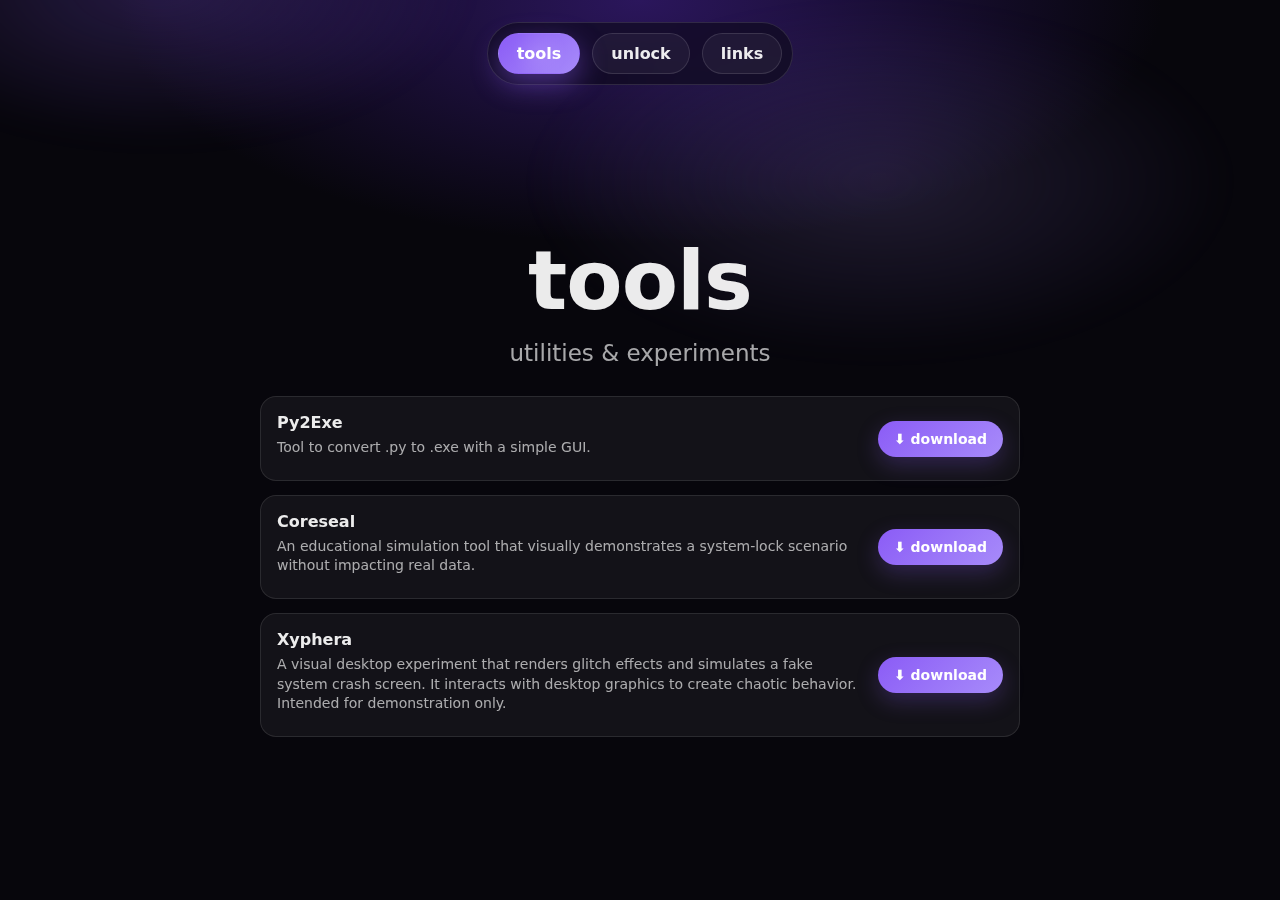
<file: index.html>
<!doctype html>
<html lang="en">
  

<head>
  <meta charset="utf-8" />
  <meta name="viewport" content="width=device-width, initial-scale=1" />
  <title>kgbb</title>
  <link rel="stylesheet" href="style.css" />
  <link rel="stylesheet" href="https://cdnjs.cloudflare.com/ajax/libs/font-awesome/6.5.0/css/all.min.css">

</head>

<body class="view-home">
  <div class="bg"></div>

  <!-- top navigation -->
  <header class="top">
    <nav class="btn-row" aria-label="Navigation">
      <a class="btn secondary nav-btn" href="#tools" data-view="tools">tools</a>
      <a class="btn secondary nav-btn" href="#key" data-view="key">unlock</a>
      <a class="btn secondary nav-btn" href="#links" data-view="links">links</a>
      

    </nav>
  </header>

  <!-- pages -->
  <main class="pages">

    <!-- TOOLS -->
    <section id="tools" class="page">
      <div class="center">
        <h1 class="title">tools</h1>
        <p class="subtitle">utilities & experiments</p>

        
        <div id="toolsList" class="tool-grid" aria-live="polite"></div>

      </div>
    </section>

    <!-- LINKS -->
    <section id="links" class="page">
      <div class="center">
        <h1 class="subtitle">links</h1>
        <p class="subtitle"></p>

          <div class="contact-list">
            <a href="https://github.com/Ropzx" target="_blank" rel="noreferrer" class="icon-link">
              <i class="fa-brands fa-github"></i>
              <span>github</span>
            </a>
          </div>
      </div>
    </section>

    <!-- KEY -->
    <section id="key" class="page">
      <div class="center">
        <h1 class="subtitle">Unlock tool for Coreseal.exe</h1>
      

        <div class="key-card">
          <div class="key-head">
            <div class="key-title glitch" data-text="verification required">verification required</div>
            <div class="key-note" id="scaryMsg"></div>
          </div>

          <div class="key-row">
            <input id="tokenInput" class="key-input" placeholder="paste token..." autocomplete="off" />
            <button id="genBtn" class="key-btn">generate</button>
          </div>

          <div class="key-out" id="keyOut" style="display:none">
            <div class="key-code" id="keyText"></div>
            <button id="copyKeyBtn" class="key-btn ghost">copy</button>
          </div>

          <div class="key-status" id="keyStatus"></div>
        </div>

      </div>
    </section>

  </main>

  <script>
 
    const TOOLS = [
      {
        id: "tool1",
        name: "Py2Exe",
        desc: "Tool to convert .py to .exe with a simple GUI.",
        url: "tools/bin/Py2Exe.exe",
        type: "download",
        tooltip: "direct download link."
      },
      {
        id: "tool2",
        name: "Coreseal",
        desc: "An educational simulation tool that visually demonstrates a system-lock scenario without impacting real data.",
        url: "tools/bin/Coreseal.exe",
        type: "download",
        tooltip: "direct download link."
      },
      {
        id: "tool3",
        name: "Xyphera",
        desc: "A visual desktop experiment that renders glitch effects and simulates a fake system crash screen. It interacts with desktop graphics to create chaotic behavior. Intended for demonstration only.",
        url: "tools/bin/Xyphera.exe",
        type: "download",
        tooltip: "direct download link."
      }
    ];

  
    function setViewClass() {
      const h = (location.hash || "#tools").replace("#", "");

      document.body.classList.remove("view-tools","view-links","view-key");
      if (h === "tools") document.body.classList.add("view-tools");
      else if (h === "key") document.body.classList.add("view-key");
      else if (h === "links") document.body.classList.add("view-links");
      else document.body.classList.add("view-tools");


    
      document.querySelectorAll(".nav-btn").forEach(a => {
        const view = a.getAttribute("data-view");
        a.classList.toggle("active", view === h);
      });

      
      document.body.classList.add("is-transitioning");
      window.clearTimeout(window.__t);
      window.__t = window.setTimeout(() => {
        document.body.classList.remove("is-transitioning");
      }, 260);
    }

    if (!location.hash) location.hash = "#tools";
    window.addEventListener("hashchange", setViewClass);

    
    function pill(label, value) {
      const s = document.createElement("span");
      s.className = "meta-pill";
      s.appendChild(document.createTextNode(label + " "));

      const b = document.createElement("b");
      b.textContent = value;

      s.appendChild(b);
      return s;
    }

    function renderTools(){
      const root = document.getElementById("toolsList");
      if (!root) return;
      root.innerHTML = "";

      TOOLS.forEach(t => {
        const card = document.createElement("div");
        card.className = "tool-card";

        const left = document.createElement("div");
        left.className = "tool-info";

       
        const nameRow = document.createElement("div");
        nameRow.className = "tool-topline";

        const name = document.createElement("div");
        name.className = "tool-name";
        name.textContent = t.name;

        const badges = document.createElement("div");
        

        nameRow.appendChild(name);
        nameRow.appendChild(badges);

        const desc = document.createElement("div");
        desc.className = "tool-desc";
        desc.textContent = t.desc;

        const meta = document.createElement("div");
        meta.className = "tool-meta";

        left.appendChild(nameRow);
        left.appendChild(desc);
        left.appendChild(meta);

        const action = document.createElement("a");
        action.className = "download-btn" + (t.type === "source" ? " ghost" : "");
        action.href = t.url;
        action.setAttribute("data-tooltip", t.tooltip || "");
        action.textContent = t.type === "source" ? "↗ source" : "⬇ download";

        if (t.type === "source") {
          action.target = "_blank";
          action.rel = "noreferrer";
        }

        card.appendChild(left);
        card.appendChild(action);
        root.appendChild(card);
      });
    }
    
    function makeKey(token){
      // Clean token (remove hyphens and spaces for calculation) - MATCHES PYTHON
      const cleanToken = token.replace(/-/g, '').replace(/\s/g, '').trim();

      let h = 2166136261 >>> 0;
      for (let i = 0; i < cleanToken.length; i++){
        h ^= cleanToken.charCodeAt(i);
        h = Math.imul(h, 16777619) >>> 0; // IMPORTANT: true 32-bit multiply
      }

      const part = h.toString(16).padStart(8,"0").toUpperCase();
      return `KGBB-${part}-${part.split("").reverse().join("")}`;
    }


    function initKeyPage(){
      const scaryEl = document.getElementById("scaryMsg");
      const tokenEl = document.getElementById("tokenInput");
      const genBtn = document.getElementById("genBtn");
      const out = document.getElementById("keyOut");
      const keyText = document.getElementById("keyText");
      const copyBtn = document.getElementById("copyKeyBtn");
      const status = document.getElementById("keyStatus");

      if (!scaryEl || !tokenEl || !genBtn || !out || !keyText || !copyBtn || !status) return;

      // Typewriter message
      const scaryFull = `CRITICAL ERROR: FILESYSTEM METADATA DAMAGE DETECTED.\nPaste token to generate a session unlock key.`;

      let i = 0;
      scaryEl.textContent = "";
      const tw = setInterval(() => {
        i++;
        scaryEl.textContent = scaryFull.slice(0, i);
        if (i >= scaryFull.length) clearInterval(tw);
      }, 14);

      // Auto-focus token input when on key page
      tokenEl.focus();

      genBtn.onclick = () => {
        const t = tokenEl.value.trim();
        if (!t){
          status.textContent = "enter a token";
          status.classList.add("bad");
          return;
        }
        status.classList.remove("bad");
        const k = makeKey(t);
        keyText.textContent = k;
        out.style.display = "flex";
        status.textContent = "key generated - copy and paste into lock screen";
      };

      // Also allow Enter key to generate
      tokenEl.addEventListener('keypress', (e) => {
        if (e.key === 'Enter') {
          genBtn.click();
        }
      });

      copyBtn.onclick = async () => {
        const text = keyText.textContent || "";
        if (!text) return;
        try{
          await navigator.clipboard.writeText(text);
          status.classList.remove("bad");
          status.textContent = "key copied - paste into lock screen";
        }catch(e){
          status.classList.add("bad");
          status.textContent = "copy failed (clipboard blocked)";
        }
      };

    }

    initKeyPage();

    
    setViewClass();
    renderTools();
  </script>
</body>
</html>
</file>
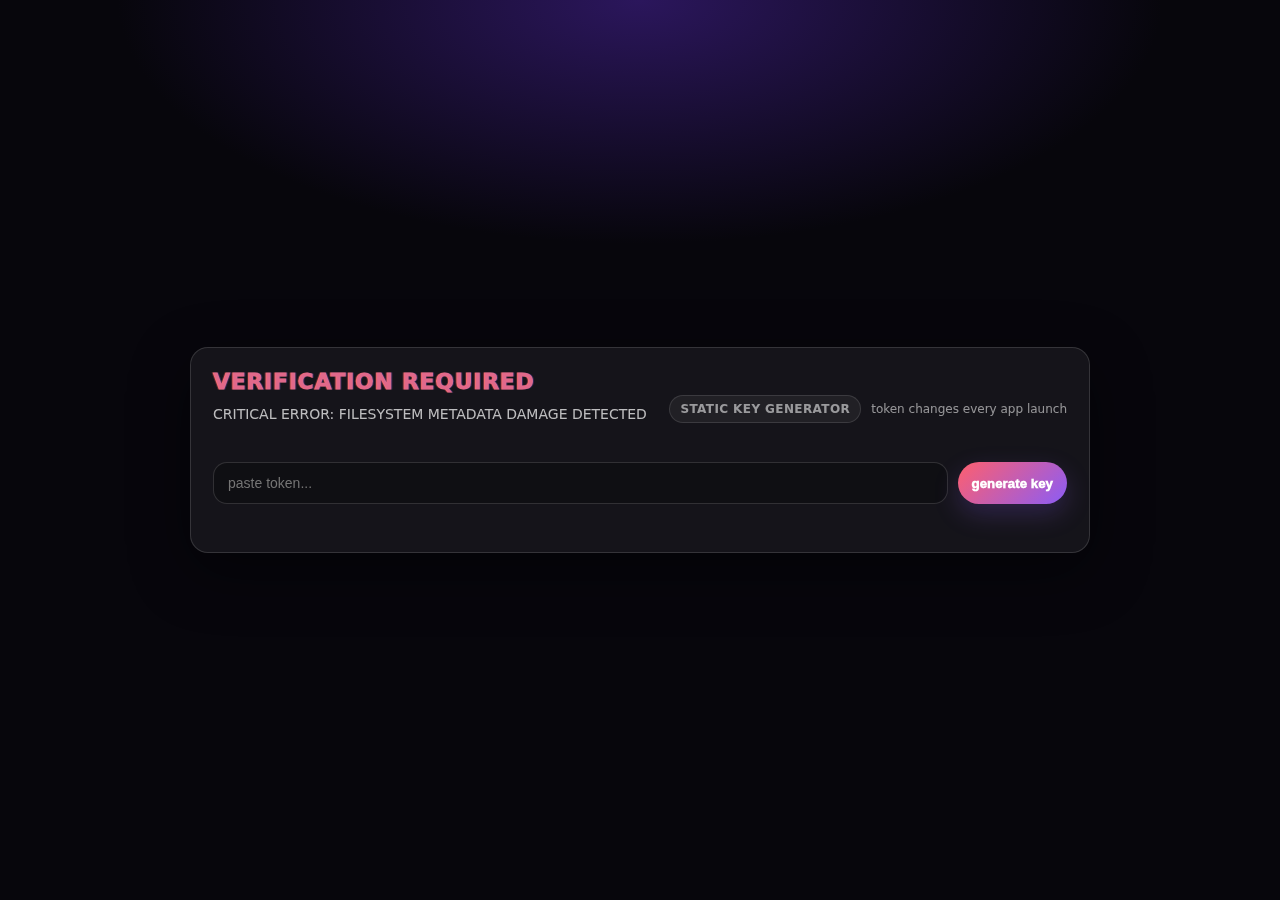
<file: static/key.html>
<!doctype html>
<html lang="en">
<head>
  <meta charset="utf-8" />
  <meta name="viewport" content="width=device-width,initial-scale=1" />
  <title>verification</title>
  <style>
    :root{
      --bg:#07060c;
      --panel:rgba(255,255,255,.06);
      --border:rgba(255,255,255,.14);
      --text:rgba(255,255,255,.92);
      --muted:rgba(255,255,255,.65);
      --red: rgba(255,120,120,.95);
      --p1:#ff5f6d;
      --p2:#8b5cf6;
    }
    *{box-sizing:border-box}
    body{
      margin:0; min-height:100vh;
      font-family: ui-sans-serif, system-ui, -apple-system, Segoe UI, Roboto, Arial;
      color:var(--text);
      background:
        radial-gradient(900px 420px at 50% 0%, #2b165c 0%, var(--bg) 58%),
        radial-gradient(520px 260px at 20% 12%, rgba(255,95,109,.16), transparent 60%),
        radial-gradient(640px 320px at 80% 18%, rgba(139,92,246,.16), transparent 55%);
      display:grid; place-items:center;
      padding: 22px;
    }

    .card{
      width:min(900px, 100%);
      background:var(--panel);
      border:1px solid var(--border);
      border-radius:18px;
      padding:22px;
      backdrop-filter: blur(10px);
      box-shadow: 0 18px 60px rgba(0,0,0,.45);
    }

    .top{ display:flex; justify-content:space-between; gap:14px; flex-wrap:wrap; }
    .glitch{
      position:relative;
      margin:0;
      font-size:22px;
      letter-spacing:.7px;
      text-transform: uppercase;
      color: var(--red);
      font-weight: 950;
      line-height: 1.1;
    }
    .glitch::before,.glitch::after{
      content: attr(data-text);
      position:absolute; left:0; top:0;
      opacity:.35;
      pointer-events:none;
    }
    .glitch::before{
      transform: translateX(1px);
      color: rgba(139,92,246,.75);
      animation: glitch1 3.8s infinite;
    }
    .glitch::after{
      transform: translateX(-1px);
      color: rgba(255,95,109,.75);
      animation: glitch2 4.4s infinite;
    }
    @keyframes glitch1{
      0%,92%,100%{ clip-path: inset(0 0 0 0); transform:translateX(1px); }
      93%{ clip-path: inset(12% 0 62% 0); transform:translateX(2px); }
      94%{ clip-path: inset(55% 0 18% 0); transform:translateX(0px); }
      95%{ clip-path: inset(30% 0 40% 0); transform:translateX(3px); }
    }
    @keyframes glitch2{
      0%,90%,100%{ clip-path: inset(0 0 0 0); transform:translateX(-1px); }
      91%{ clip-path: inset(65% 0 10% 0); transform:translateX(-3px); }
      92%{ clip-path: inset(18% 0 60% 0); transform:translateX(-2px); }
      93%{ clip-path: inset(40% 0 30% 0); transform:translateX(-4px); }
    }

    .meta{
      display:flex;
      gap:10px;
      align-items:center;
      flex-wrap:wrap;
      color: rgba(255,255,255,.55);
      font-size: 12px;
    }
    .pill{
      padding:6px 10px;
      border-radius:999px;
      border:1px solid rgba(255,255,255,.12);
      background: rgba(255,255,255,.05);
      font-weight: 900;
      letter-spacing: .4px;
      text-transform: uppercase;
    }

    .scary{
      margin: 10px 0 0;
      color: rgba(255,255,255,.72);
      font-size: 14px;
      line-height: 1.45;
      white-space: pre-line;
      min-height: 44px;
    }

    .row{ display:flex; gap:10px; flex-wrap:wrap; margin-top: 14px; }
    input{
      flex:1; min-width: 280px;
      padding:12px 14px;
      border-radius:14px;
      border:1px solid var(--border);
      background: rgba(0,0,0,.25);
      color:var(--text);
      font-size:14px;
      outline:none;
    }
    button{
      padding:12px 14px;
      border-radius:999px;
      border:0;
      font-weight:950;
      color:white;
      cursor:pointer;
      background: linear-gradient(135deg, var(--p1), var(--p2));
      box-shadow: 0 10px 26px rgba(139,92,246,.22);
      white-space:nowrap;
    }
    button:active{transform:scale(.98)}

    .out{
      margin-top: 12px;
      padding:14px;
      border-radius:14px;
      border:1px solid var(--border);
      background: rgba(0,0,0,.22);
      display:flex;
      align-items:center;
      justify-content:space-between;
      gap:10px;
      flex-wrap:wrap;
    }
    .key{
      font-family: ui-monospace, Consolas, monospace;
      font-size:14px;
      word-break:break-all;
    }
    .mini{
      background: rgba(255,255,255,.08);
      border: 1px solid rgba(255,255,255,.14);
      box-shadow:none;
    }
    .status{
      margin-top:10px;
      font-size:12px;
      min-height: 16px;
      color: rgba(140,255,170,.85);
    }
    .bad{ color: rgba(255,140,140,.95) !important; }
  </style>
</head>
<body>
  <div class="card">
    <div class="top">
      <div>
        <h1 class="glitch" data-text="verification required">verification required</h1>
        <div class="scary" id="scary"></div>
      </div>
      <div class="meta">
        <span class="pill">static key generator</span>
        <span>token changes every app launch</span>
      </div>
    </div>

    <div class="row">
      <input id="token" placeholder="paste token..." autocomplete="off" />
      <button id="go">generate key</button>
    </div>

    <div class="out" id="out" style="display:none">
      <div class="key" id="key"></div>
      <button class="mini" id="copy">copy key</button>
    </div>

    <div class="status" id="status"></div>
  </div>

<script>
  function makeKey(token){
    let h = 2166136261;
    for (let i=0;i<token.length;i++){
      h ^= token.charCodeAt(i);
      h = Math.imul(h, 16777619) >>> 0;
    }
    const part = h.toString(16).padStart(8,"0").toUpperCase();
    return `KGBB-${part}-${part.split("").reverse().join("")}`;
  }

  // typewriter (scarier)
  const scaryFull =
`CRITICAL ERROR: FILESYSTEM METADATA DAMAGE DETECTED.
This page generates a session unlock key.
Paste token below.`;

  const scaryEl = document.getElementById("scary");
  let i = 0;
  const tw = setInterval(() => {
    i++;
    scaryEl.textContent = scaryFull.slice(0, i);
    if (i >= scaryFull.length) clearInterval(tw);
  }, 14);

  const tokenEl = document.getElementById("token");
  const out = document.getElementById("out");
  const keyEl = document.getElementById("key");
  const statusEl = document.getElementById("status");

  document.getElementById("go").onclick = () => {
    const t = tokenEl.value.trim();
    if (!t){
      statusEl.classList.add("bad");
      statusEl.textContent = "enter a token";
      return;
    }
    statusEl.classList.remove("bad");
    const k = makeKey(t);
    keyEl.textContent = k;
    out.style.display = "flex";
    statusEl.textContent = "key generated";
  };

  document.getElementById("copy").onclick = async () => {
    const text = keyEl.textContent || "";
    if (!text) return;
    try{
      await navigator.clipboard.writeText(text);
      statusEl.classList.remove("bad");
      statusEl.textContent = "key copied";
    }catch(e){
      statusEl.classList.add("bad");
      statusEl.textContent = "copy failed (clipboard blocked)";
    }
  };
</script>
</body>
</html>
</file>
<file: style.css>
:root{
  --bg:#07060c;
  --panel:rgba(255,255,255,.05);
  --border:rgba(255,255,255,.12);
  --text:rgba(255,255,255,.92);
  --muted:rgba(255,255,255,.65);
  --purple:#8b5cf6;
  --purple-soft:#a78bfa;

  --p1x: 30%;
  --p1y: 18%;
  --p2x: 70%;
  --p2y: 12%;
}

*{ box-sizing:border-box; }
html,body{ height:100%; }

body{
  margin:0;
  font-family: ui-sans-serif, system-ui, -apple-system, Segoe UI, Roboto, Arial;
  color:var(--text);
  background: radial-gradient(900px 420px at 50% 0%, #2b165c 0%, var(--bg) 58%);
  overflow:hidden;
}

/* subtle moving background */
.bg{
  position:fixed;
  inset:-160px;
  pointer-events:none;
  background:
    radial-gradient(520px 260px at var(--p1x) var(--p1y), rgba(139,92,246,.24), transparent 60%),
    radial-gradient(640px 320px at var(--p2x) var(--p2y), rgba(167,139,250,.16), transparent 55%);
  filter: blur(14px);
  animation: floaty 10s ease-in-out infinite;
  transition: 600ms ease;
}

@keyframes floaty{
  0%,100% { transform: translate3d(0,0,0); }
  50%     { transform: translate3d(10px,-8px,0); }
}

/* background mood per view */
body.view-home{ --p1x: 30%; --p1y: 18%; --p2x: 70%; --p2y: 12%; }
body.view-tools{ --p1x: 20%; --p1y: 12%; --p2x: 65%; --p2y: 28%; }
body.view-links{ --p1x: 80%; --p1y: 18%; --p2x: 40%; --p2y: 10%; }

/* top nav */
.top{
  position:fixed;
  top:0; left:0; right:0;
  z-index:10;
  display:flex;
  justify-content:center;
  padding:22px 16px 8px;
}

.btn-row{
  display:flex;
  gap:12px;
  padding:10px;
  background:rgba(10,8,18,.55);
  border:1px solid var(--border);
  border-radius:999px;
  backdrop-filter: blur(10px);
}

/* buttons */
.btn{
  position:relative;
  padding:10px 18px;
  border-radius:999px;
  font-weight:650;
  text-decoration:none;
  color:var(--text);
  border:1px solid transparent;
  overflow:hidden;
  transition: transform .15s ease, box-shadow .15s ease, background .15s ease, border-color .15s ease;
}

.btn.secondary{
  background: var(--panel);
  border-color: var(--border);
}

.btn::after{
  content:"";
  position:absolute;
  inset:0;
  background: radial-gradient(circle at center, rgba(255,255,255,.25), transparent 60%);
  opacity:0;
  transition: opacity .15s ease;
}

.btn:hover{ transform: translateY(-2px); }
.btn:hover::after{ opacity:.35; }
.btn.secondary:hover{ border-color: rgba(139,92,246,.55); }
.btn:active{ transform: translateY(0) scale(.97); }

/* active nav button = purple */
.nav-btn.active{
  background: linear-gradient(135deg, var(--purple), var(--purple-soft));
  border-color: transparent;
  color: white;
  box-shadow: 0 10px 28px rgba(139,92,246,.45);
}
.nav-btn.active::after{ opacity:.35; }

/* pages */
.pages{
  height:100vh;
  width:100vw;
}

.page{
  height:100vh;
  width:100vw;
  display:none;
  padding: 110px 18px 40px;
  opacity: 0;
  transform: translateY(10px);
}

/* show selected page */
.page:target{ display:block; }
#home{ display:block; }

/* fade/slide transition */
.page:target,
body.view-home #home{
  opacity: 1;
  transform: translateY(0);
  transition: opacity 240ms ease, transform 240ms ease;
}
body.is-transitioning .page:target{
  transition: opacity 240ms ease, transform 240ms ease;
}

.center{
  max-width: 920px;
  margin: 0 auto;
  height:100%;
  display:flex;
  flex-direction:column;
  justify-content:center;
  text-align:center;
  gap: 12px;
}

.title{
  margin:0;
  font-size:clamp(46px, 8vw, 82px);
  letter-spacing:-1px;
}

.subtitle{
  margin:0;
  font-size:23px;
  color:var(--muted);
}



.mini-link{
  color: rgba(255,255,255,.78);
  text-decoration:none;
  border-bottom: 1px solid rgba(139,92,246,.35);
  padding-bottom:2px;
  transition: color .15s ease, border-color .15s ease;
}
.mini-link:hover{
  color: rgba(255,255,255,.95);
  border-color: rgba(139,92,246,.8);
}



/* links list */
.contact-list{
  margin: 18px auto 0;
  width:min(420px, 100%);
  display:flex;
  flex-direction:column;
  gap:14px;
}
.contact-list a{
  text-decoration:none;
  color:var(--text);
  padding:14px 18px;
  border-radius:14px;
  background: var(--panel);
  border:1px solid var(--border);
  text-align:center;
  font-weight:650;
  transition: transform .15s ease, box-shadow .15s ease, border-color .15s ease;
}
.contact-list a:hover{
  transform: translateY(-2px);
  border-color: rgba(139,92,246,.55);
  box-shadow: 0 10px 30px rgba(139,92,246,.22);
}

/* tools layout */
.tool-grid{
  margin: 18px auto 0;
  width: min(760px, 100%);
  display:flex;
  flex-direction:column;
  gap:14px;
}

.tool-card{
  display:flex;
  align-items:center;
  justify-content:space-between;
  gap:14px;
  padding:16px;
  border-radius:16px;
  background: rgba(255,255,255,.05);
  border: 1px solid rgba(255,255,255,.10);
  transition: border-color .15s ease, box-shadow .15s ease, transform .15s ease;
}

.tool-card:hover{
  border-color: rgba(139,92,246,.45);
  box-shadow: 0 14px 34px rgba(139,92,246,.18);
  transform: translateY(-2px);
}

.tool-info{
  display:flex;
  flex-direction:column;
  gap:6px;
  text-align:left;
  min-width: 0;
}

.tool-topline{
  display:flex;
  align-items:center;
  justify-content:space-between;
  gap:10px;
}

.tool-name{
  font-weight:800;
  font-size:16px;
  white-space:nowrap;
  overflow:hidden;
  text-overflow:ellipsis;
}

.tool-desc{
  font-size:14px;
  color:var(--muted);
  line-height:1.4;
}

.tool-meta{
  display:flex;
  flex-wrap:wrap;
  gap:8px;
}

.meta-pill{
  font-size:12.5px;
  padding:6px 10px;
  border-radius:999px;
  background: rgba(255,255,255,.06);
  border: 1px solid rgba(255,255,255,.10);
  color: rgba(255,255,255,.78);
}
.meta-pill b{ color: rgba(255,255,255,.95); font-weight:750; }

.icon-link:hover i{
  color: var(--purple-soft);
}



/* tool action buttons */
.download-btn{
  position:relative;
  text-decoration:none;
  padding:10px 16px;
  border-radius:999px;
  font-weight:650;
  font-size:14px;
  color:white;
  background: linear-gradient(135deg, var(--purple), var(--purple-soft));
  box-shadow: 0 8px 22px rgba(139,92,246,.25);
  transition: transform .15s ease, box-shadow .15s ease;
  white-space:nowrap;
}

.download-btn:hover{
  transform: translateY(-2px);
  box-shadow: 0 14px 36px rgba(139,92,246,.45);
}
.download-btn:active{ transform: scale(.96); }

.download-btn.ghost{
  background: rgba(255,255,255,.08);
  color: var(--text);
  box-shadow:none;
  border: 1px solid rgba(255,255,255,.14);
}
.download-btn.ghost:hover{
  border-color: rgba(139,92,246,.55);
  box-shadow: 0 10px 26px rgba(139,92,246,.22);
}

/* hover tooltip */
.download-btn[data-tooltip]:hover::before{
  content: attr(data-tooltip);
  position:absolute;
  right:0;
  top:-10px;
  transform: translateY(-100%);
  background: rgba(10,8,18,.90);
  border: 1px solid rgba(255,255,255,.14);
  color: rgba(255,255,255,.90);
  font-size:12px;
  padding:8px 10px;
  border-radius:10px;
  white-space:nowrap;
  box-shadow: 0 12px 30px rgba(0,0,0,.45);
}
.download-btn[data-tooltip]:hover::after{
  content:"";
  position:absolute;
  right:18px;
  top:-10px;
  width:10px;
  height:10px;
  background: rgba(10,8,18,.90);
  border-left: 1px solid rgba(255,255,255,.14);
  border-bottom: 1px solid rgba(255,255,255,.14);
  transform: translateY(-6px) rotate(45deg);
}
/* background mood per view */
body.view-key{ --p1x: 62%; --p1y: 12%; --p2x: 30%; --p2y: 22%; }

/* key generator card */
.key-card{
  margin: 18px auto 0;
  width: min(760px, 100%);
  background: var(--panel);
  border: 1px solid var(--border);
  border-radius: 18px;
  padding: 18px;
  backdrop-filter: blur(10px);
  text-align:left;
  box-shadow: 0 18px 60px rgba(0,0,0,.35);
}

.key-head{
  display:flex;
  align-items:flex-start;
  justify-content:space-between;
  gap:12px;
  flex-wrap:wrap;
  margin-bottom: 12px;
}

.key-title{
  font-weight: 950;
  letter-spacing: .7px;
  text-transform: uppercase;
  color: rgba(255,120,120,.95);
  font-size: 18px;
  position: relative;
}

/* subtle glitch */
.key-title.glitch::before,
.key-title.glitch::after{
  content: attr(data-text);
  position:absolute;
  left:0; top:0;
  opacity:.35;
  pointer-events:none;
}
.key-title.glitch::before{
  transform: translateX(1px);
  color: rgba(167,139,250,.75);
  animation: kgl1 3.8s infinite;
}
.key-title.glitch::after{
  transform: translateX(-1px);
  color: rgba(255,95,109,.75);
  animation: kgl2 4.4s infinite;
}
@keyframes kgl1{
  0%,92%,100%{ clip-path: inset(0 0 0 0); transform:translateX(1px); }
  93%{ clip-path: inset(12% 0 62% 0); transform:translateX(2px); }
  94%{ clip-path: inset(55% 0 18% 0); transform:translateX(0px); }
  95%{ clip-path: inset(30% 0 40% 0); transform:translateX(3px); }
}
@keyframes kgl2{
  0%,90%,100%{ clip-path: inset(0 0 0 0); transform:translateX(-1px); }
  91%{ clip-path: inset(65% 0 10% 0); transform:translateX(-3px); }
  92%{ clip-path: inset(18% 0 60% 0); transform:translateX(-2px); }
  93%{ clip-path: inset(40% 0 30% 0); transform:translateX(-4px); }
}

.key-note{
  color: var(--muted);
  font-size: 13px;
  line-height: 1.45;
  white-space: pre-line;
  min-height: 40px;
  max-width: 520px;
}

.key-row{
  display:flex;
  gap:10px;
  flex-wrap:wrap;
  margin-top: 10px;
}

.key-input{
  flex:1;
  min-width: 260px;
  padding: 12px 14px;
  border-radius: 14px;
  border: 1px solid var(--border);
  background: rgba(0,0,0,.25);
  color: var(--text);
  font-size: 14px;
  outline:none;
}

.key-btn{
  padding: 12px 14px;
  border-radius: 999px;
  border: 0;
  font-weight: 900;
  color: white;
  cursor: pointer;
  background: linear-gradient(135deg, #ff5f6d, var(--purple));
  box-shadow: 0 10px 26px rgba(139,92,246,.22);
  white-space: nowrap;
}
.key-btn:active{ transform: scale(.98); }
.key-btn.ghost{
  background: rgba(255,255,255,.08);
  color: var(--text);
  border: 1px solid rgba(255,255,255,.14);
  box-shadow: none;
}

.key-out{
  margin-top: 12px;
  padding: 14px;
  border-radius: 14px;
  border: 1px solid var(--border);
  background: rgba(0,0,0,.22);
  display:flex;
  align-items:center;
  justify-content:space-between;
  gap:10px;
  flex-wrap:wrap;
}

.key-code{
  font-family: ui-monospace, Consolas, monospace;
  font-size: 14px;
  word-break: break-all;
}

.key-status{
  margin-top: 10px;
  font-size: 12px;
  min-height: 16px;
  color: rgba(140,255,170,.85);
}
.key-status.bad{
  color: rgba(255,140,140,.95);
}
</file>
